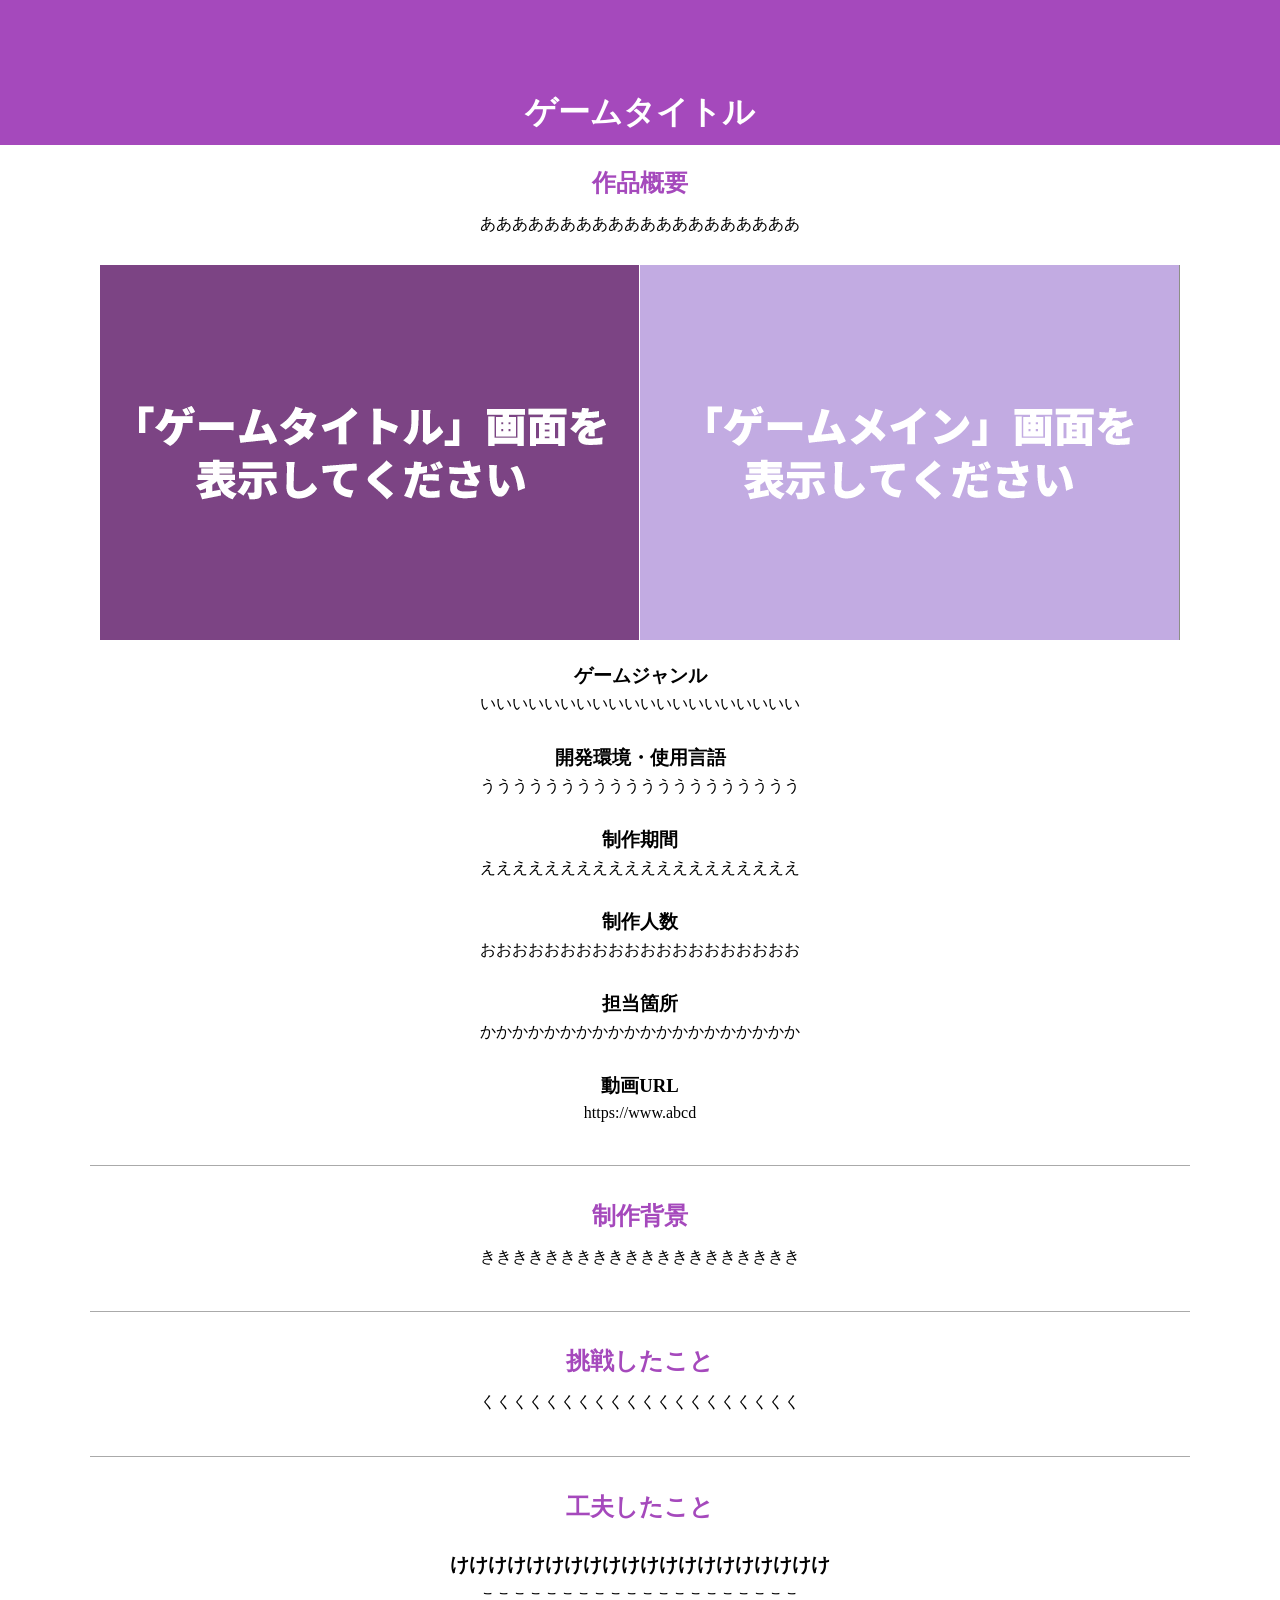
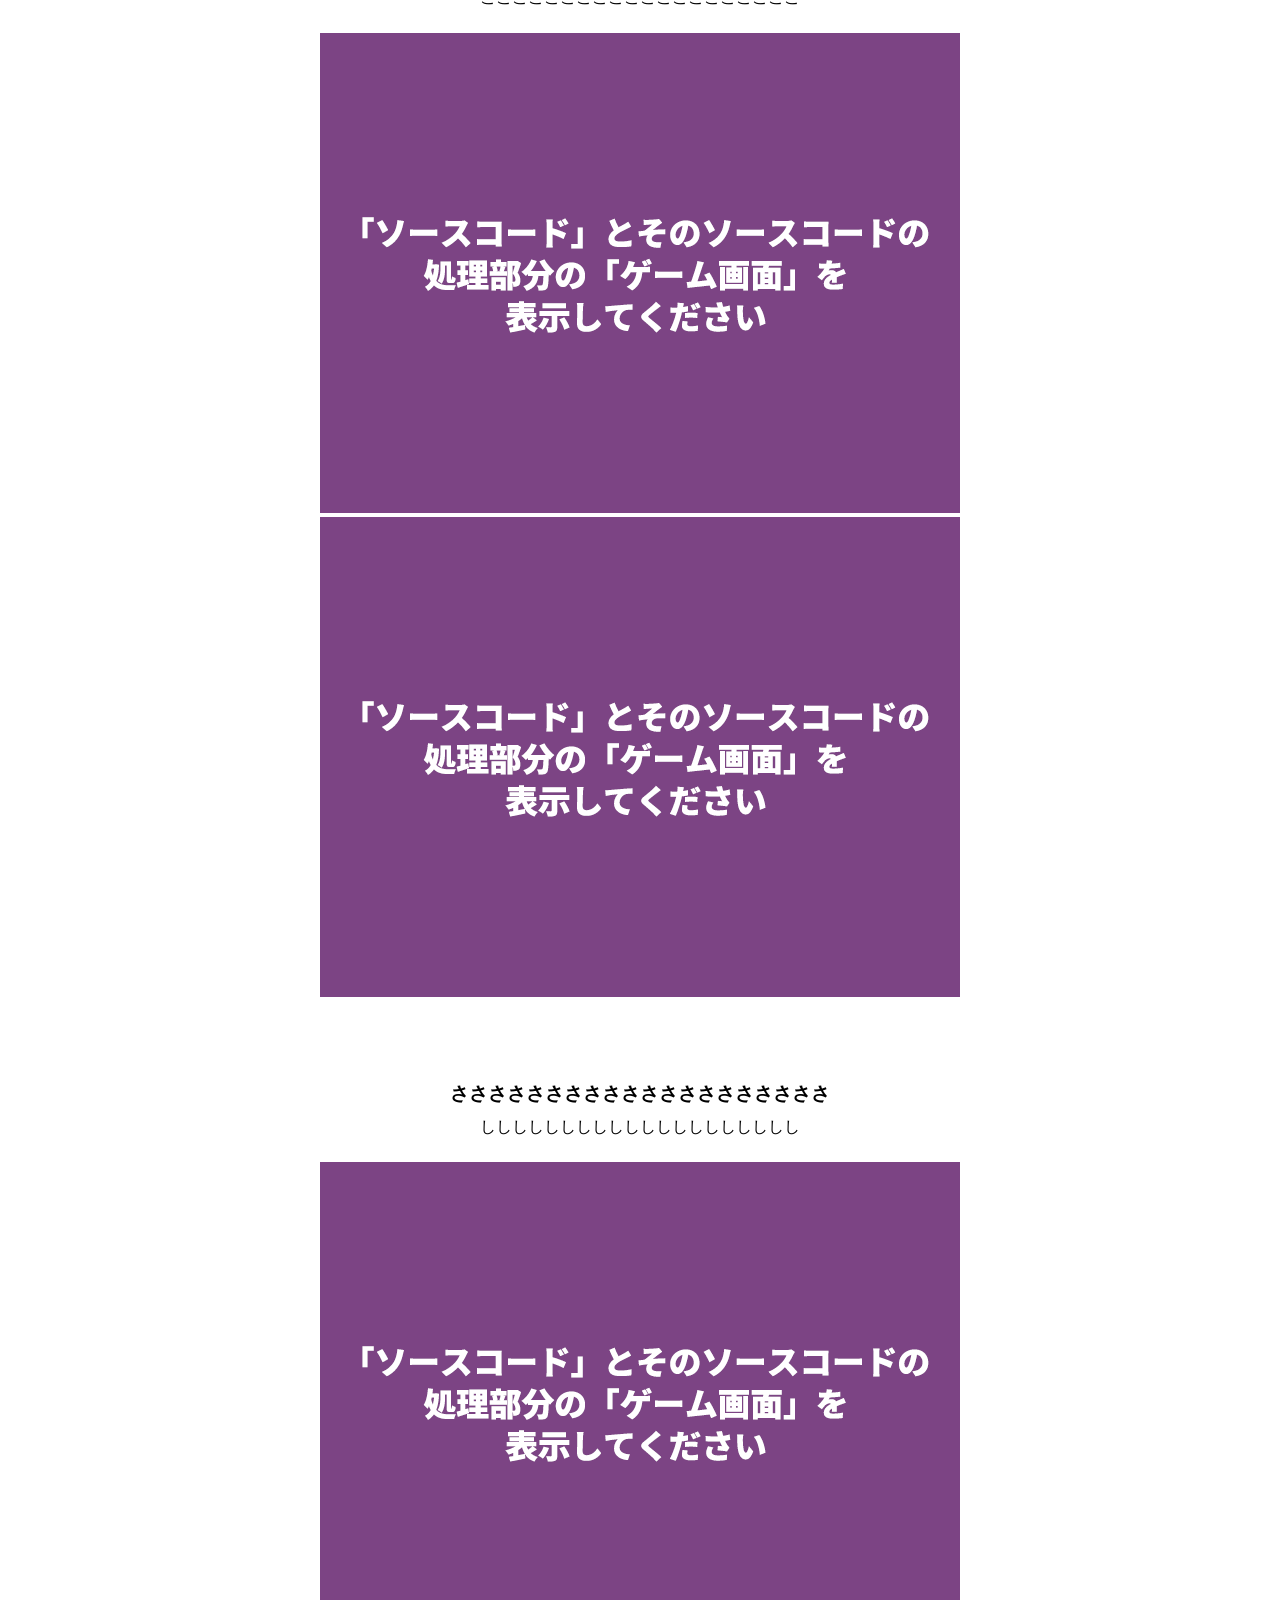
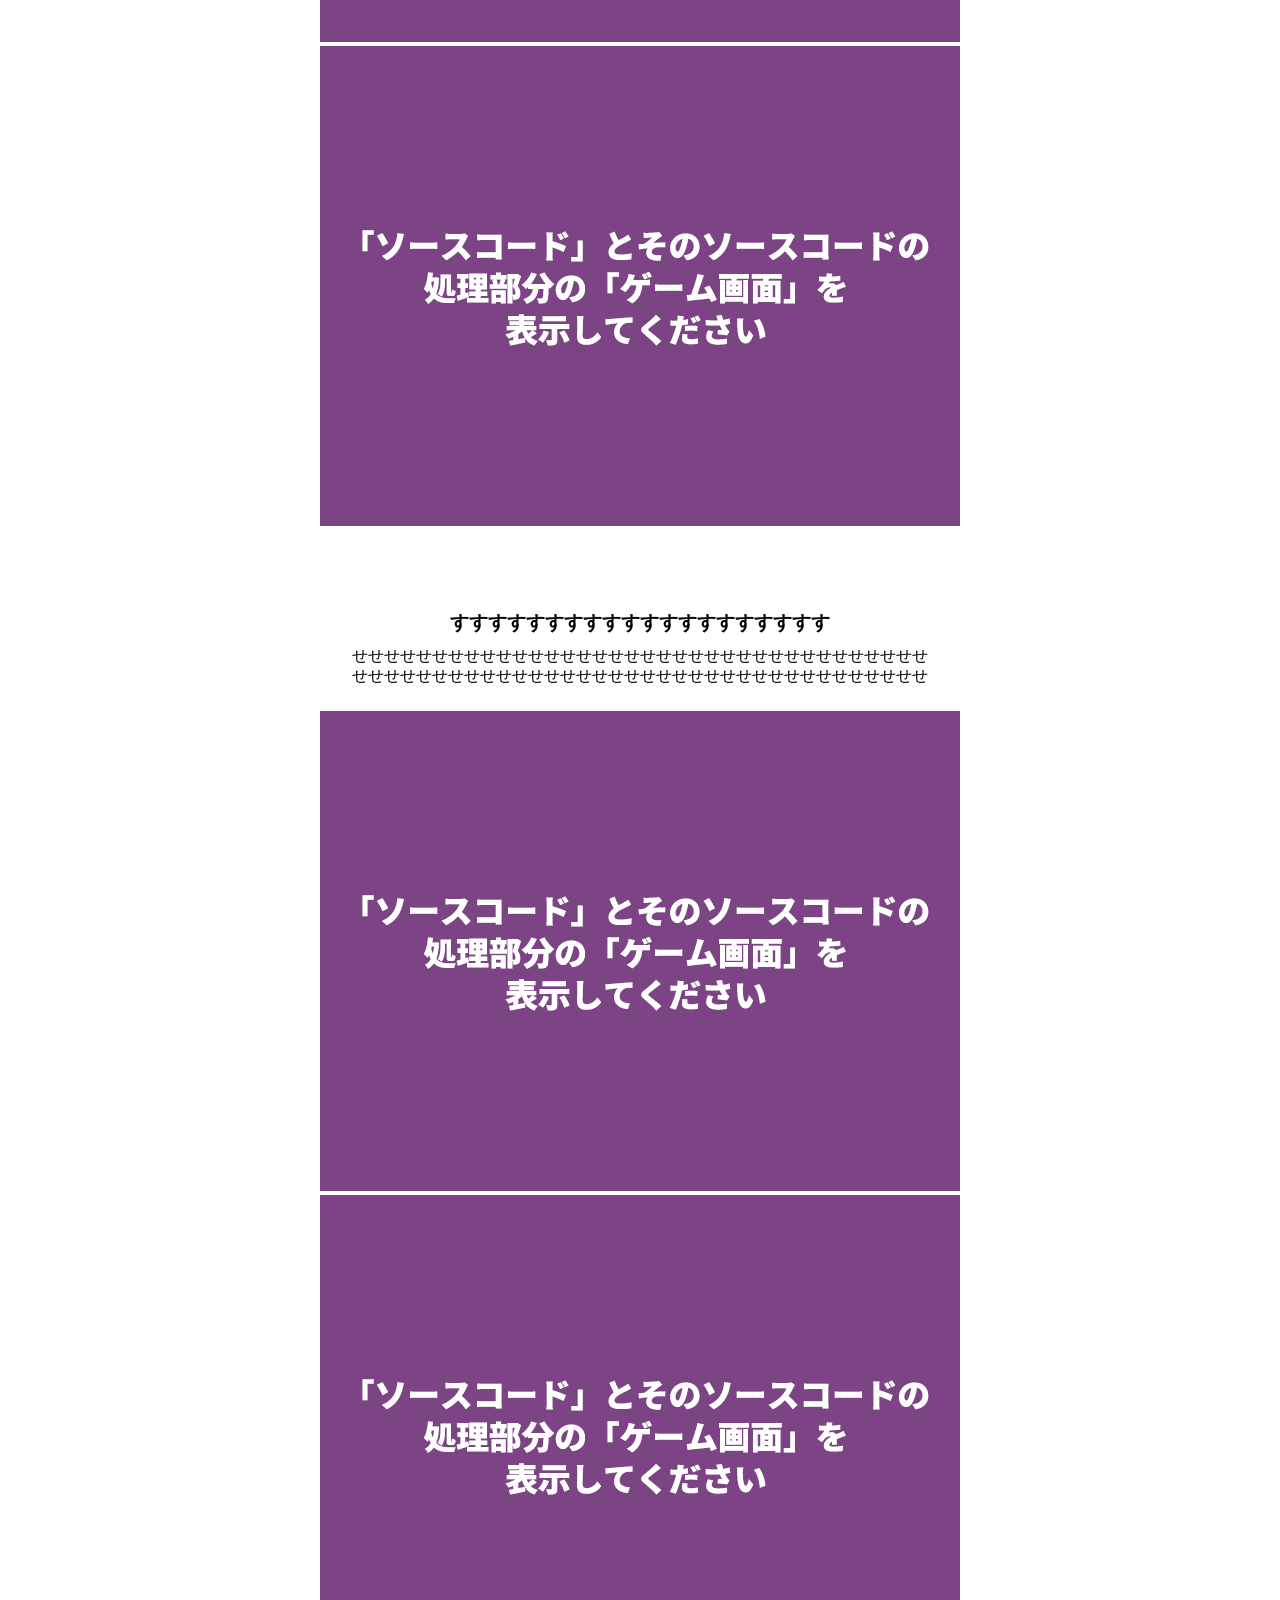
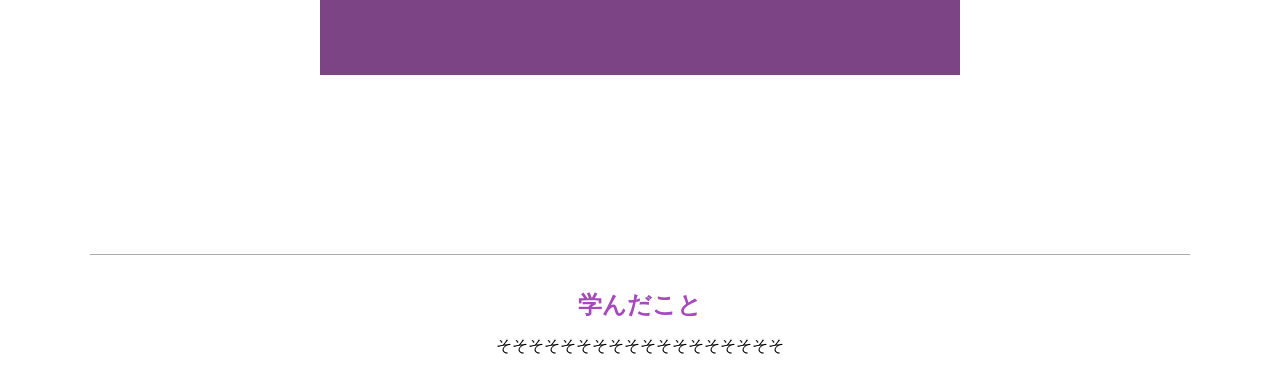
<file: MaeshiroMaiko_portfolio/site/work2_1_sample.html>
<!--　HTML5の基本的な記述　-->
<!DOCTYPE html>
<html lang="〇"> <!--　〇に、適切な英字を入れてください　-->

<head>
	<meta charset="UTF-8">
	<title>
		ゲームタイトル
	</title>
	<link rel="stylesheet" href="../css/work2_1_sample.css"><!--　〇に、適切な英字を入れてください　-->
</head>

<body>	<!--　ここに各コンテンツの情報を入れていく　-->
	<div class="top">
		<h1>	<!--　作品名を入力してください　-->
			ゲームタイトル
		</h1>
	</div>

	<div Class="overview">
		<h2>
			作品概要
		</h2>
			
		<p>
			ああああああああああああああああああああ	<!--　以前Googleドキュメントで記載した内容を転記してください　-->
		</p>
		
		<img src="../images/work2_01/work2_01_01.png" alt="タイトル画面とゲームメイン画面">	<!--　タイトル画面とゲームメイン画面を「横並び」で表示してください　-->
	</div>

	<div class="detail">
		<h3>
			ゲームジャンル
		</h3>
		<p>
			いいいいいいいいいいいいいいいいいいいい	<!--　適切な内容を記載してください　-->
		</p>

		<h3>
			開発環境・使用言語
		</h3>
		<p>
			うううううううううううううううううううう	<!--　適切な内容を記載してください　-->
		</p>

		<h3>
			制作期間
		</h3>
		<p>
			ええええええええええええええええええええ	<!--　適切な内容を記載してください　-->
		</p>

		<h3>
			制作人数
		</h3>
		<p>
			おおおおおおおおおおおおおおおおおおおお	<!--　適切な内容を記載してください　-->
		</p>

		<h3>
			担当箇所
		</h3>
		<p>
			かかかかかかかかかかかかかかかかかかかか	<!--　適切な内容を記載してください　-->
		</p>

		<h3>
			動画URL		<!--　動画がないなら、この項目は記載しないでください　-->
		</h3>
		<p>
			https://www.abcd	<!--　ここにURLを記載してください（URLがなければ、この項目自体を消してください）　-->
		</p>
	</div>

	<hr>	<!--　「水平線」を引くための適切なタグを設定してください　-->

	<div class="reason">
		<h2>
			制作背景
		</h2>
				
		<p>
			きききききききききききききききききききき	<!--　以前Googleドキュメントで記載した内容を転記してください　-->
		</p>
	</div>

	<hr>	<!--　「水平線」を引くための適切なタグを設定してください　-->

	<div class="try">
		<h2>
			挑戦したこと
		</h2>
				
		<p>
			くくくくくくくくくくくくくくくくくくくく	<!--　以前Googleドキュメントで記載した内容を転記してください　-->
		</p>
	</div>

	<hr>	<!--　「水平線」を引くための適切なタグを設定してください　-->

	<div class="ingenuity">
		<h2>
			工夫したこと
		</h2>
		
		<h3>
			けけけけけけけけけけけけけけけけけけけけ	<!--　以前Googleドキュメントで記載した内容を転記してください　-->
		</h3>
		
		<p>
			ここここここここここここここここここここ	<!--　以前Googleドキュメントで記載した内容を転記してください　-->
		</p>

		<div class="img-margin">
			<img src="../images/work2_01/work2_01_02.png" alt="ソースコード">	<!--　ソースコードとその処理を表示したゲーム画面の画像を「縦」もしくは「横」に並べて表示してください　-->
			<img src="../images/work2_01/work2_01_02.png" alt="ソースコード">	<!--　ソースコードとその処理を表示したゲーム画面の画像を「縦」もしくは「横」に並べて表示してください　-->
		</div>

		<!--　「工夫したこと」が2つ以上ある学生は、ここから下も記載してください　-->
		<!--　「工夫したこと」が2つ以上ない学生は、ここから下のタグは削除してください（</body>と</html>は残します！）　-->
		<h3>
			ささささささささささささささささささささ	<!--　以前Googleドキュメントで記載した内容を転記してください　-->
		</h3>
		
		<p>
			しししししししししししししししししししし	<!--　以前Googleドキュメントで記載した内容を転記してください　-->
		</p>

		<div class="img-margin">
			<img src="../images/work2_01/work2_01_02.png" alt="ソースコード">	<!--　ソースコードとその処理を表示したゲーム画面の画像を「縦」もしくは「横」に並べて表示してください　-->
			<img src="../images/work2_01/work2_01_02.png" alt="ソースコード">	<!--　ソースコードとその処理を表示したゲーム画面の画像を「縦」もしくは「横」に並べて表示してください　-->
		</div>		

		<h3>
			すすすすすすすすすすすすすすすすすすすす	<!--　以前Googleドキュメントで記載した内容を転記してください　-->
		</h3>
		
		<p>
			せせせせせせせせせせせせせせせせせせせせせせせせせせせせせせせせせせせせ<br>
			せせせせせせせせせせせせせせせせせせせせせせせせせせせせせせせせせせせせ	<!--　以前Googleドキュメントで記載した内容を転記してください　-->
		</p>

		<div class="img-margin">
			<img src="../images/work2_01/work2_01_02.png" alt="ソースコード">	<!--　ソースコードとその処理を表示したゲーム画面の画像を「縦」もしくは「横」に並べて表示してください　-->
			<img src="../images/work2_01/work2_01_02.png" alt="ソースコード">	<!--　ソースコードとその処理を表示したゲーム画面の画像を「縦」もしくは「横」に並べて表示してください　-->
		</div>

	</div>
	
	<hr>	<!--　「水平線」を引くための適切なタグを設定してください　-->

	<div class="learn">
		<h2>
			学んだこと
		</h2>
				
		<p>
			そそそそそそそそそそそそそそそそそそ	<!--　以前Googleドキュメントで記載した内容を転記してください　-->
		</p>
	</div>

</body>
</html>
</file>
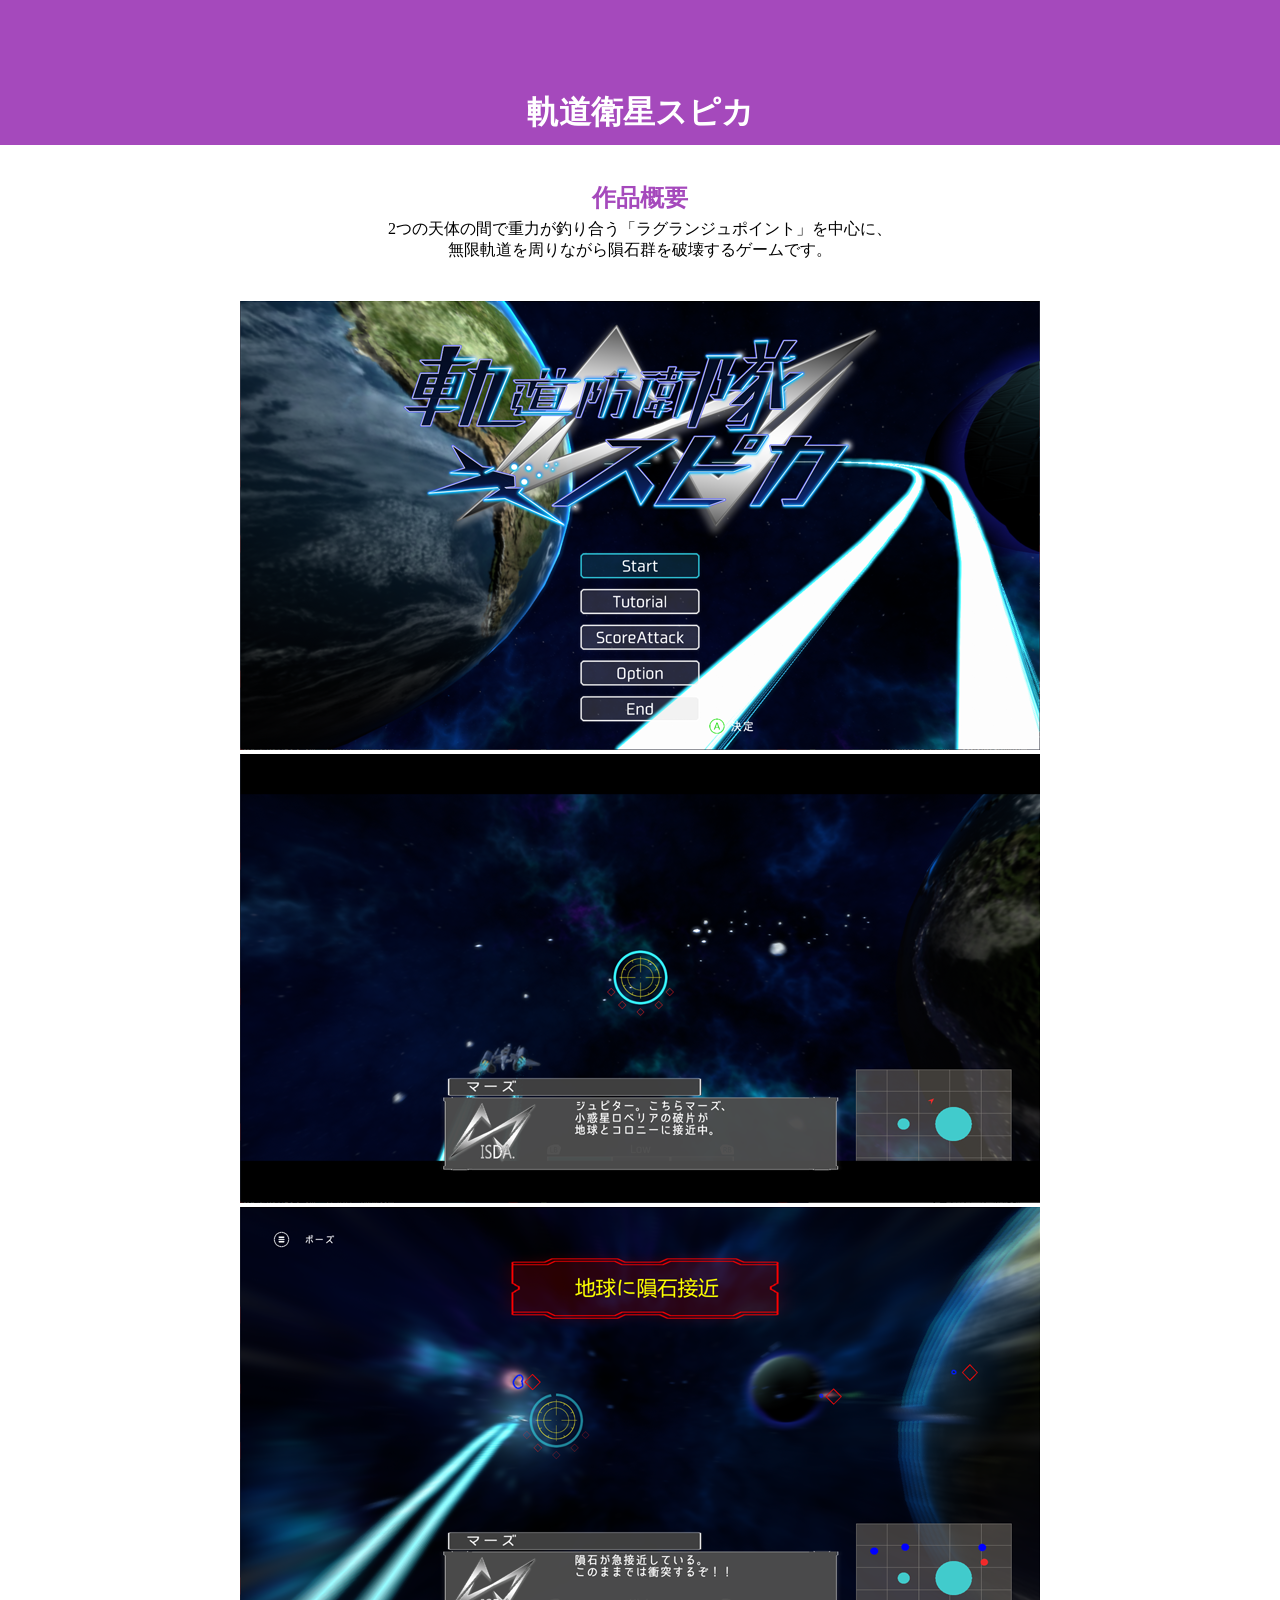
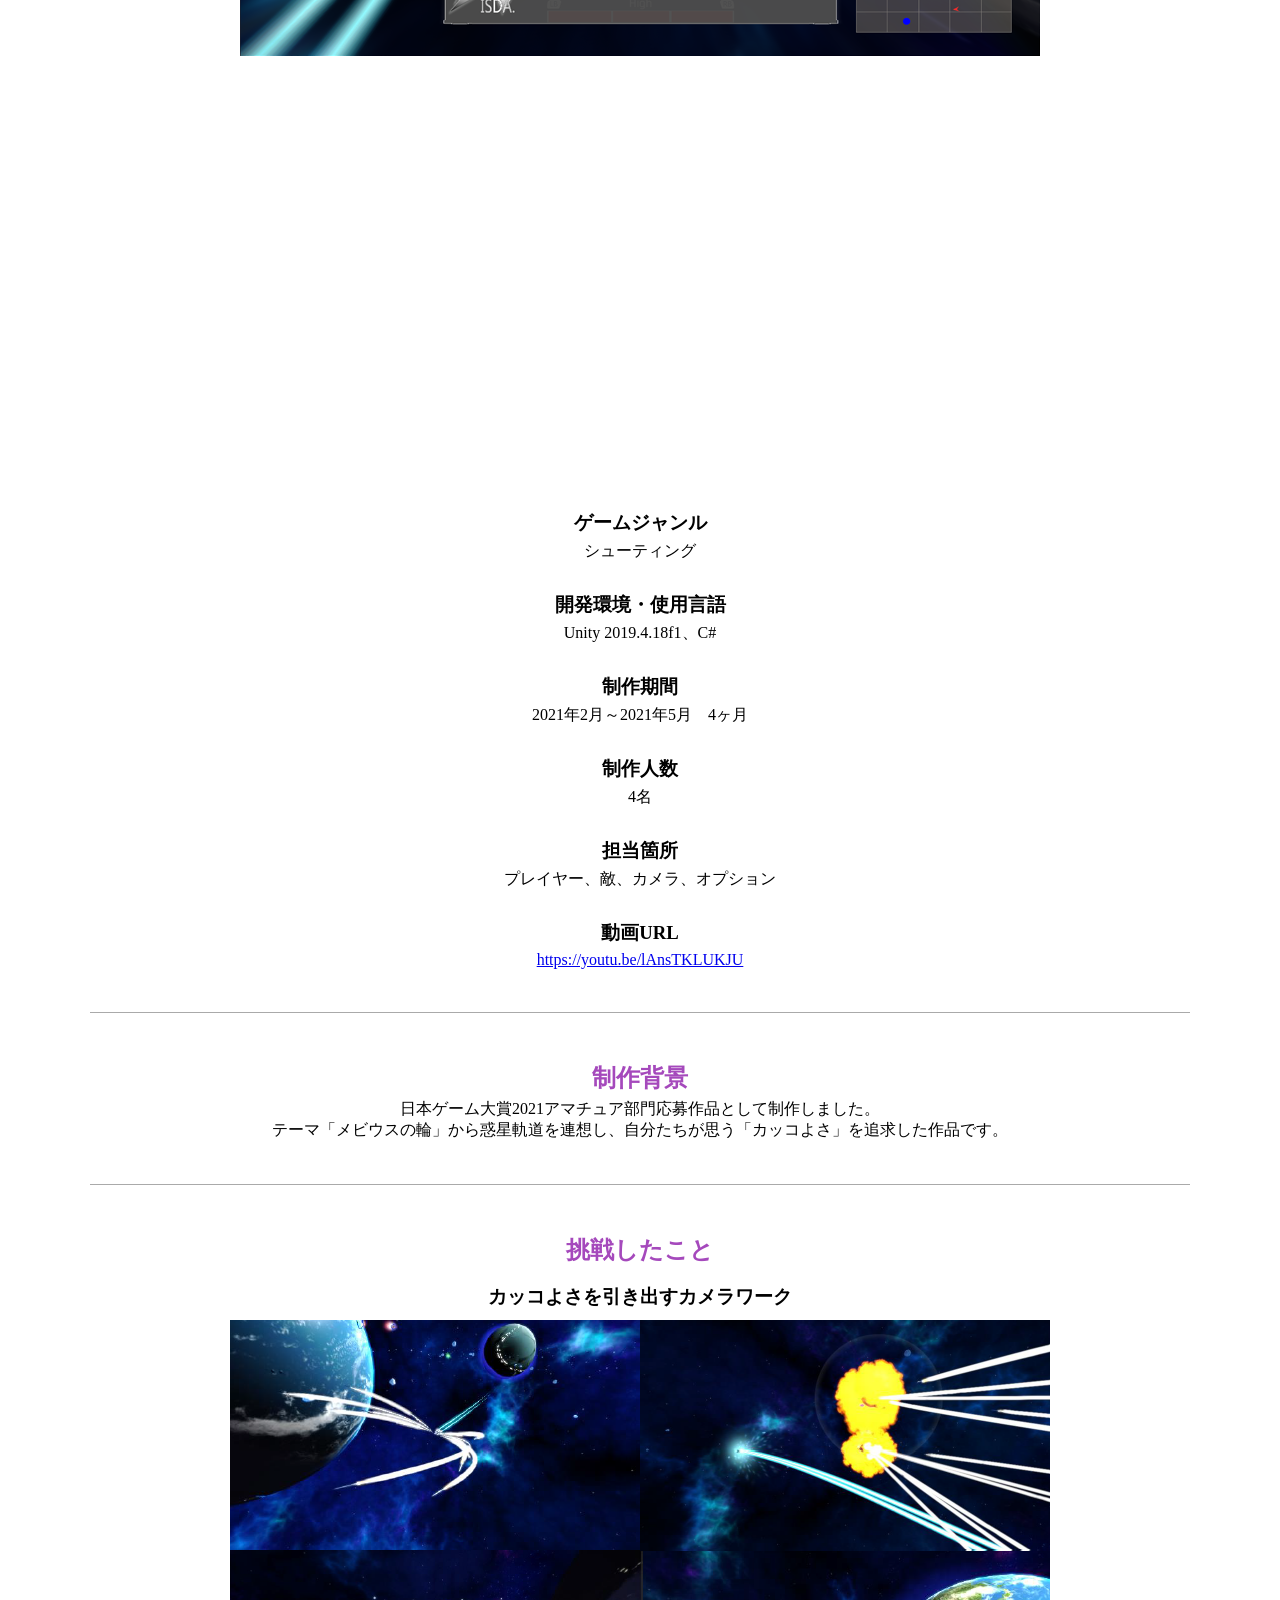
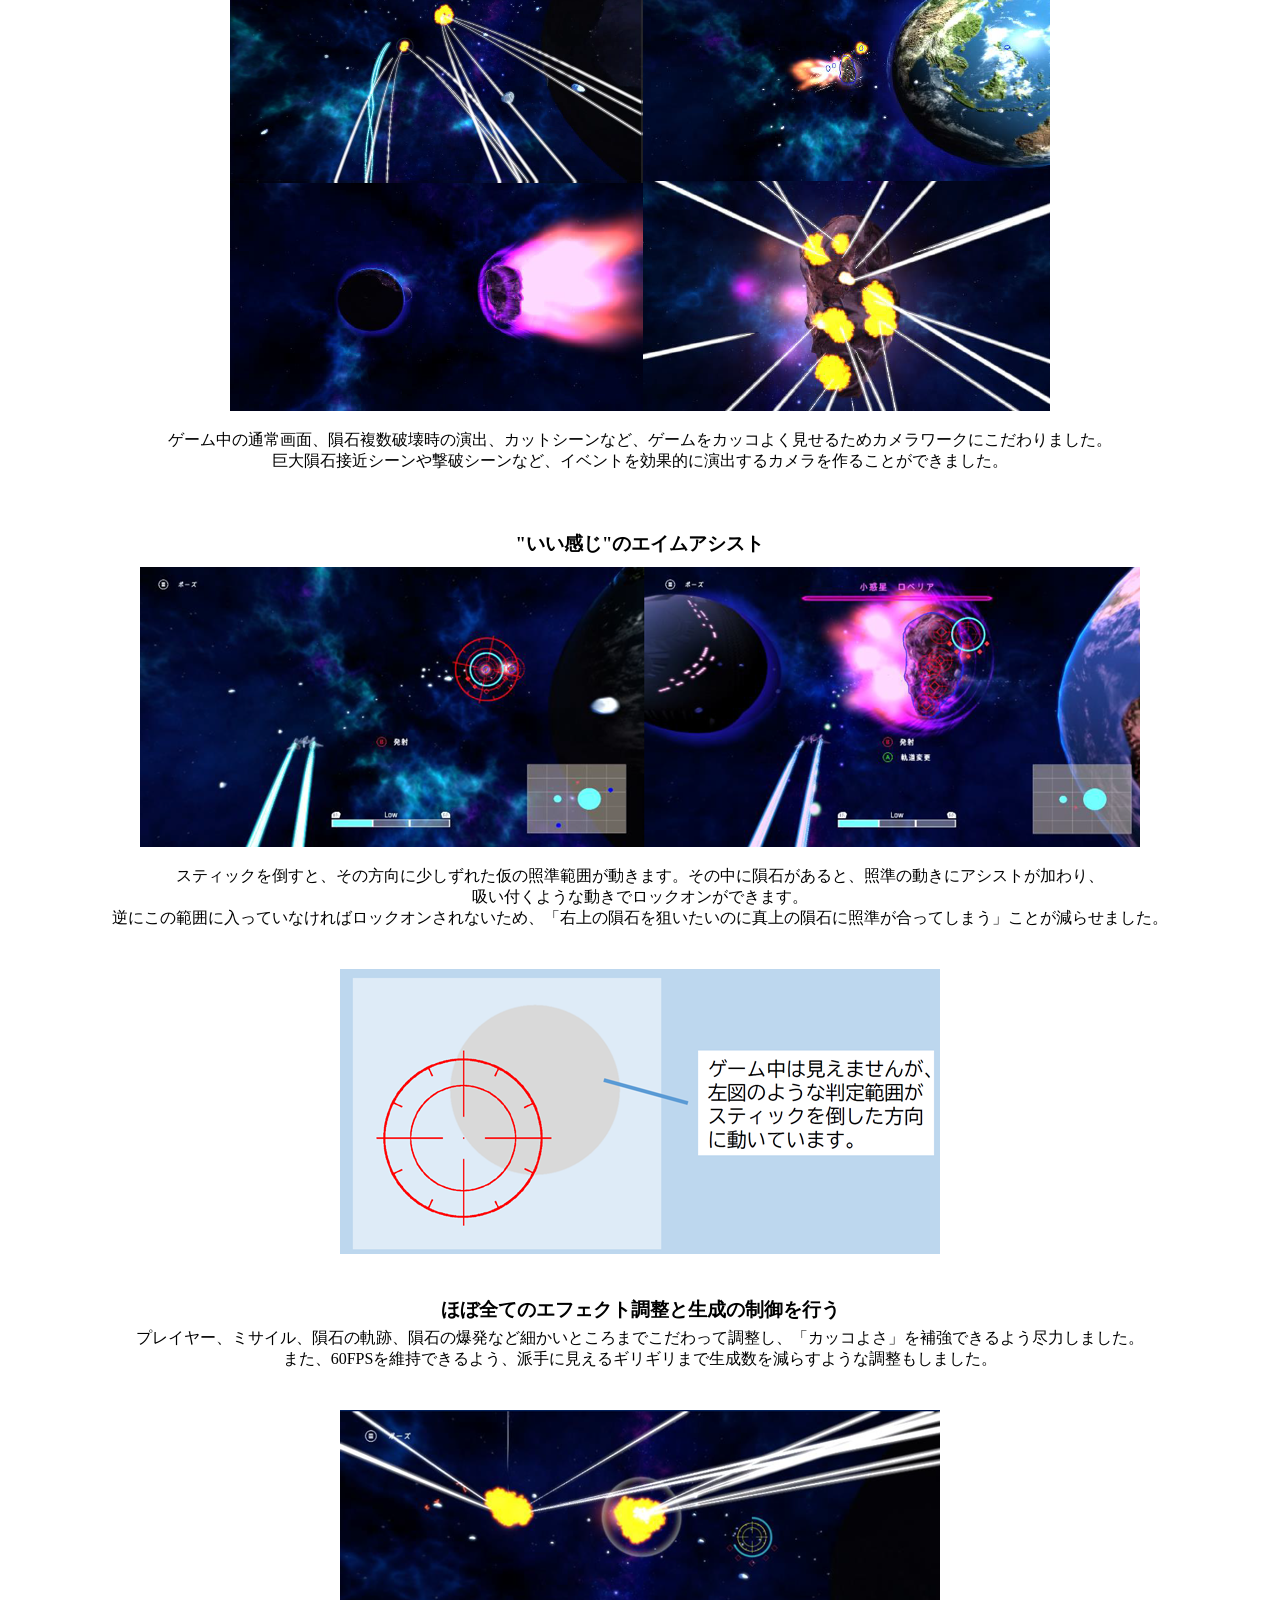
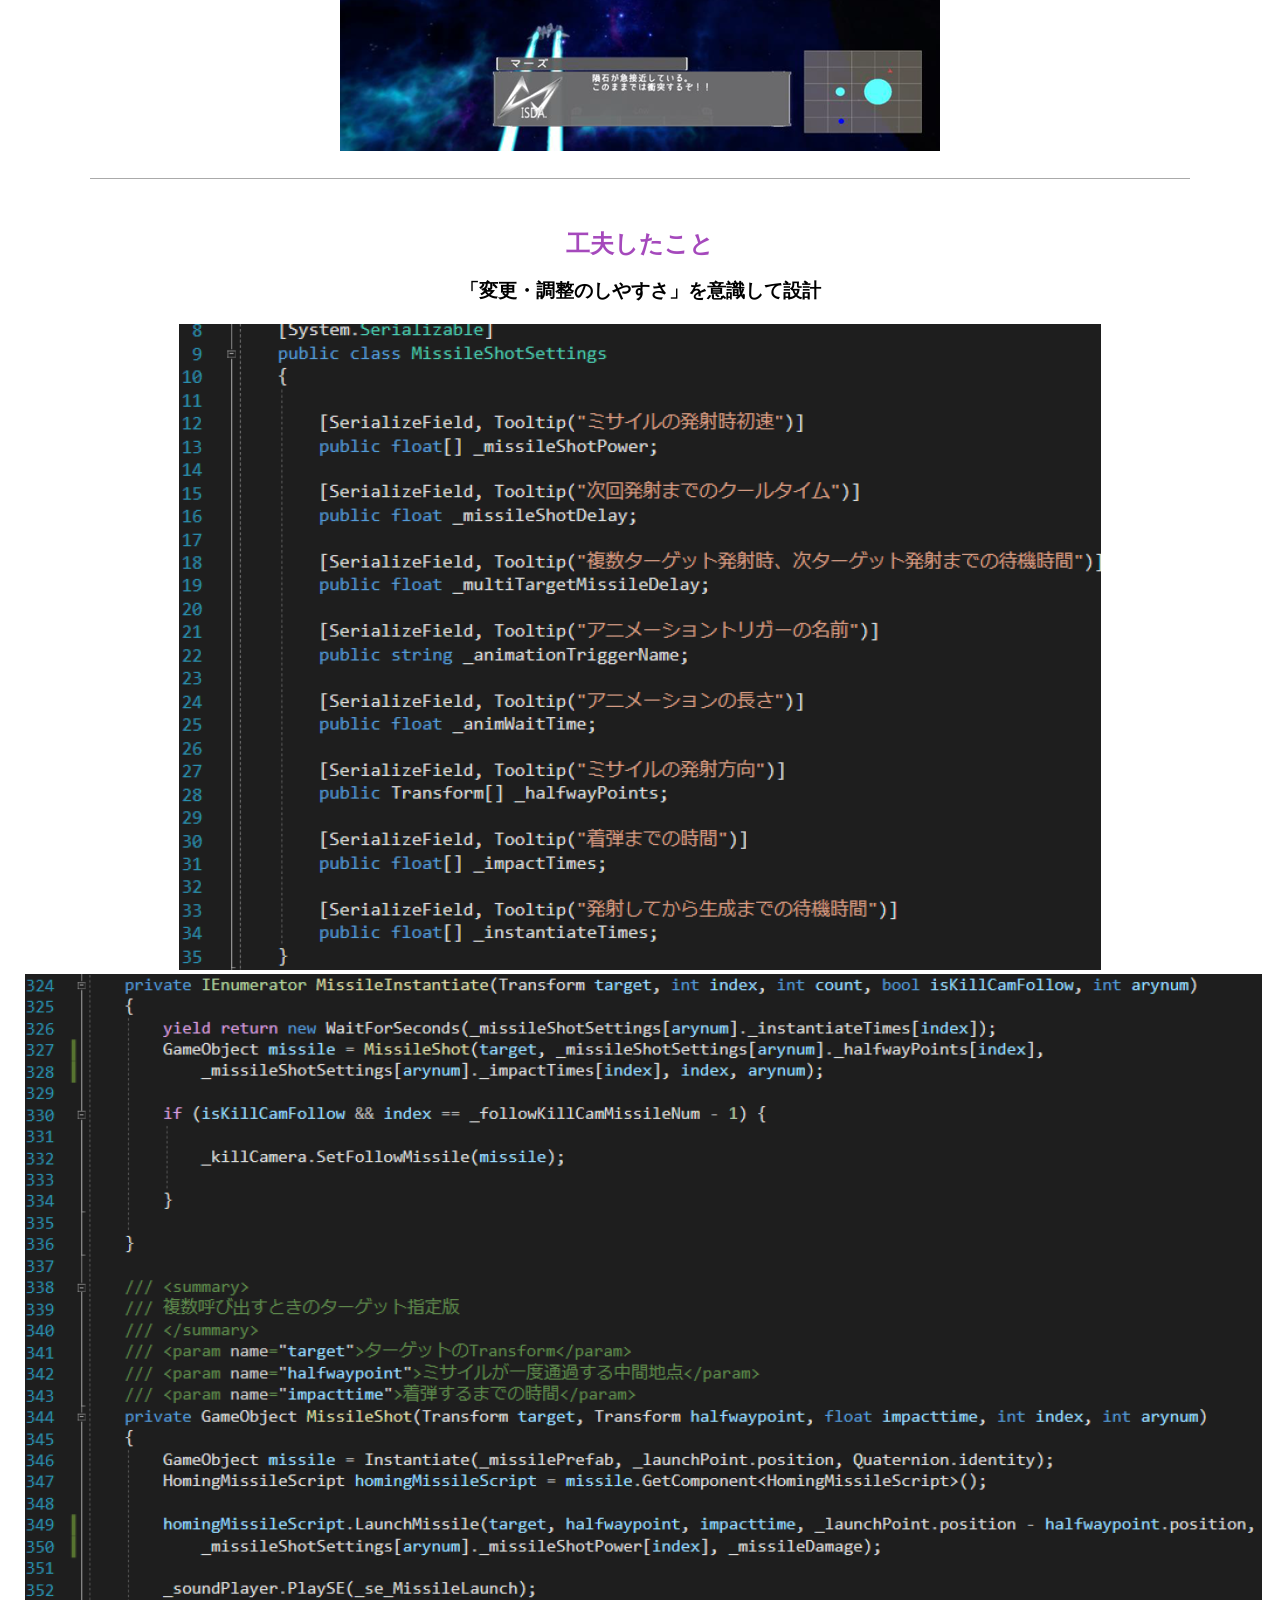
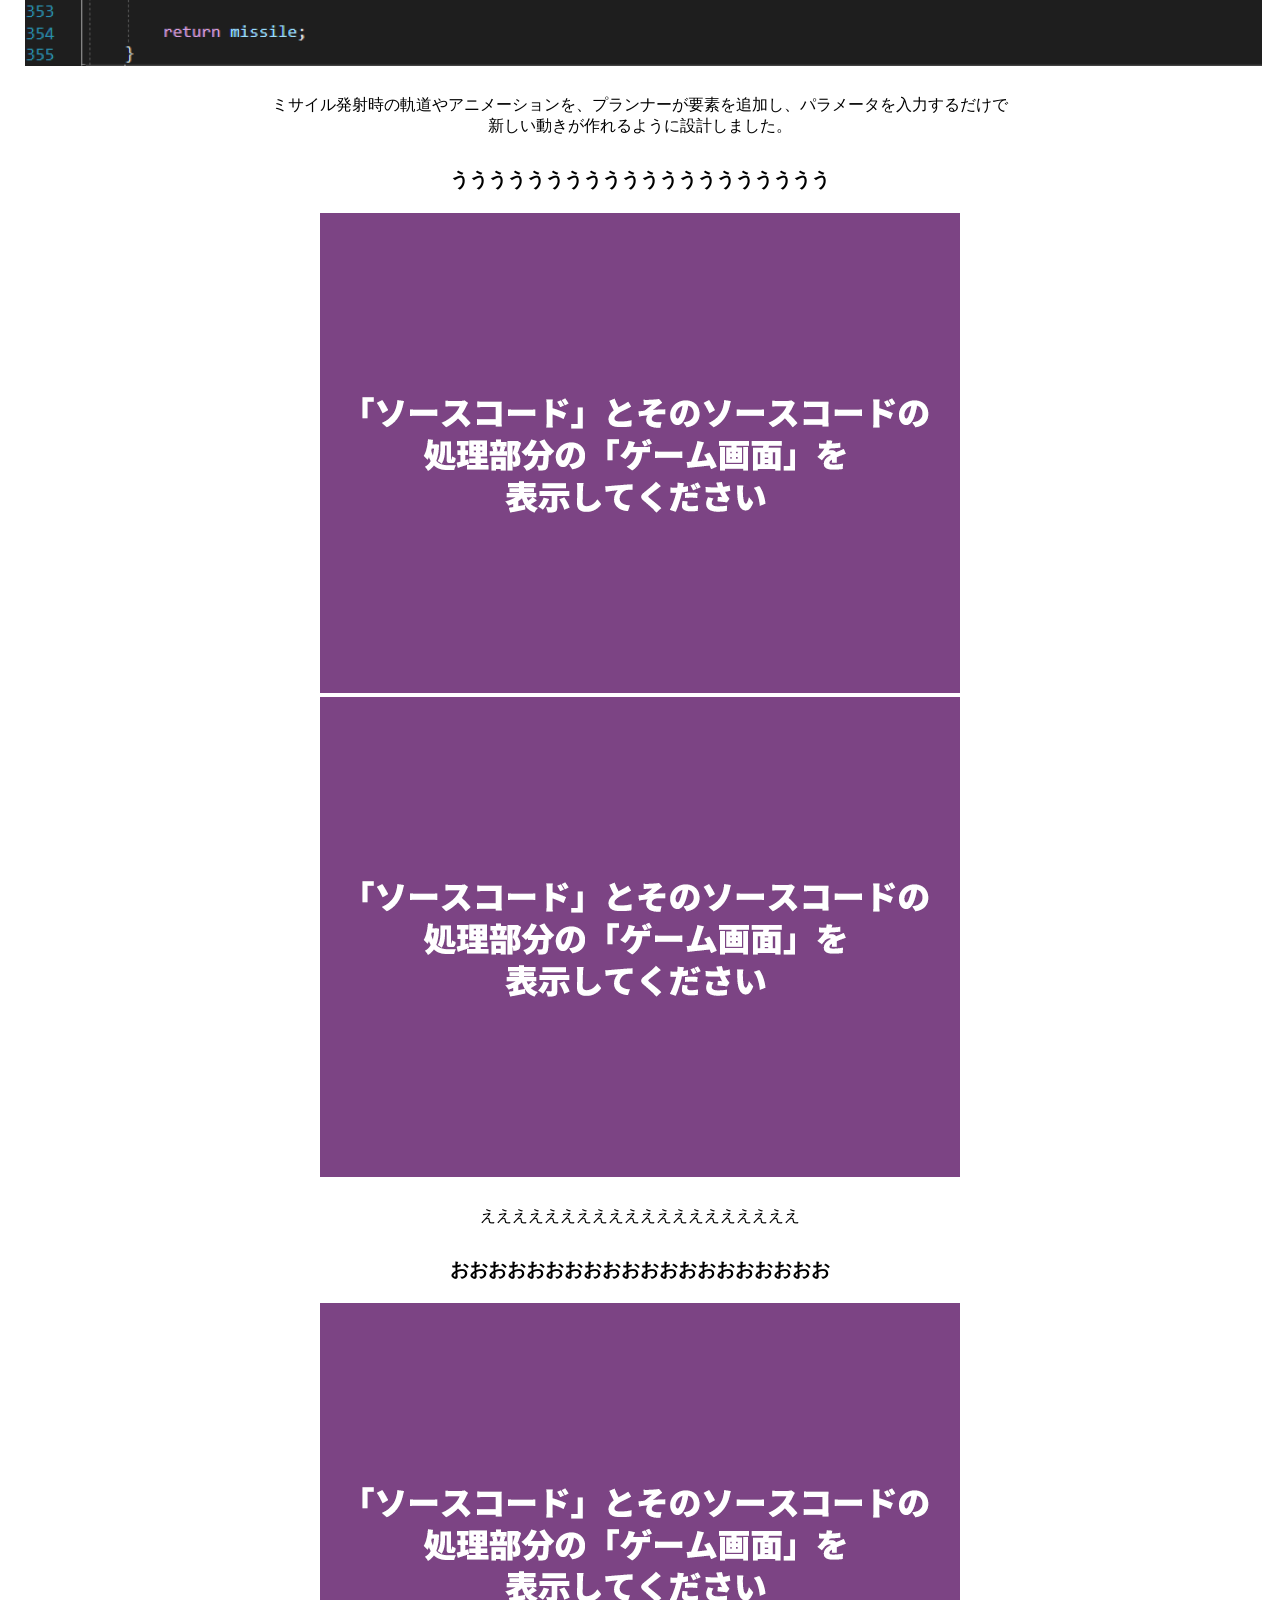
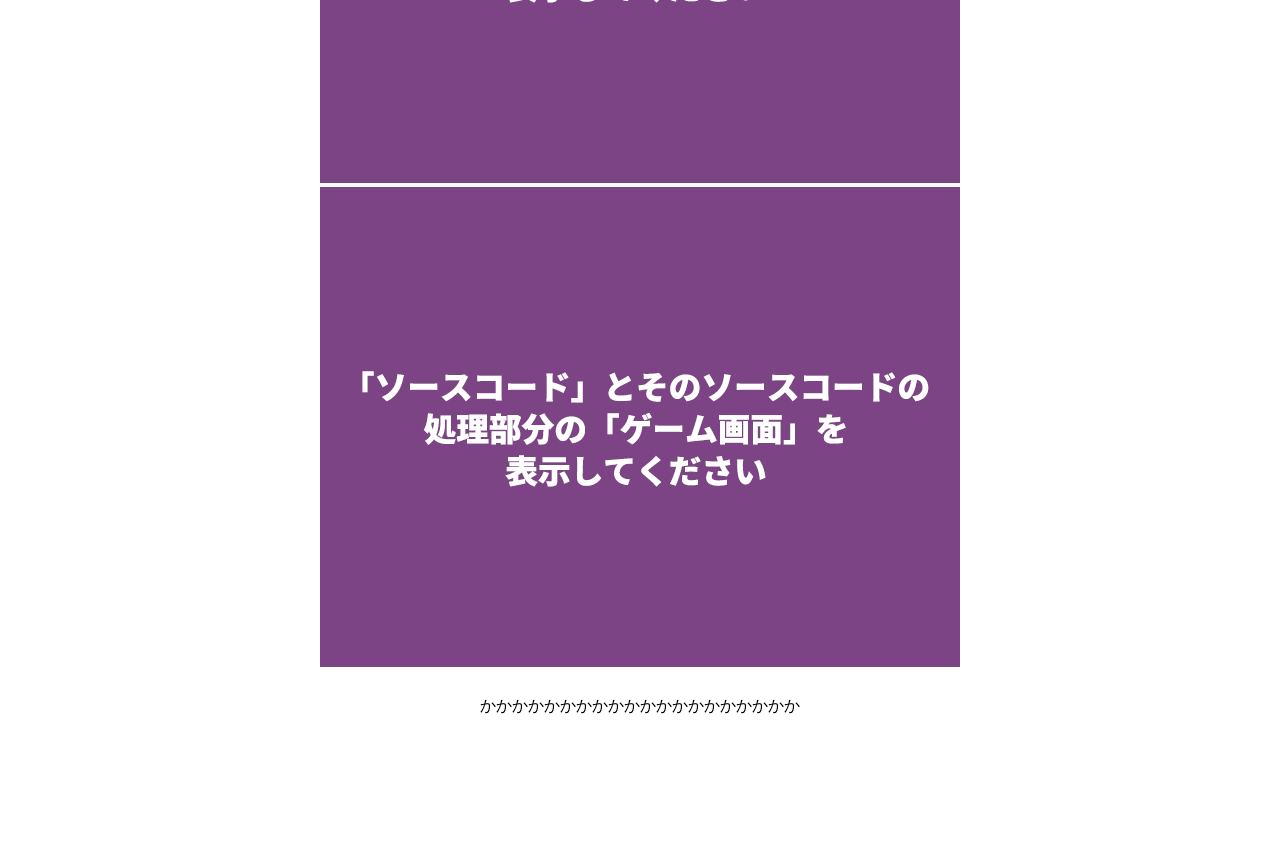
<file: MaeshiroMaiko_portfolio/site/work4_1_sample.html>
<!DOCTYPE html>
<html lang="ja">

<head>
	<meta charset="UTF-8">
	<title>
		軌道衛星スピカ
	</title>
	<link rel="stylesheet" href="../css/work4_1_sample.css">
</head>

<body>
	<div class="top">
		<h1>
			軌道衛星スピカ
		</h1>
	</div>

	<div Class="overview">
		<h2>
			作品概要
		</h2>
			
		<p>
			2つの天体の間で重力が釣り合う「ラグランジュポイント」を中心に、<br>
			無限軌道を周りながら隕石群を破壊するゲームです。
		</p>

	</div>

	<article>
		<img src="../images/work4_01/title.png" alt="タイトル画面" class="">	
		<img src="../images/work4_01/main01.png" alt="ゲームメイン画面01" class="">	
		<img src="../images/work4_01/main02.png" alt="ゲームメイン画面02" class="">	
	</article>

	<div class="detail">
		<h3>
			ゲームジャンル
		</h3>
		<p>
			シューティング
		</p>

		<h3>
			開発環境・使用言語
		</h3>
		<p>
			Unity 2019.4.18f1、C#
		</p>

		<h3>
			制作期間
		</h3>
		<p>
			2021年2月～2021年5月　4ヶ月
		</p>

		<h3>
			制作人数
		</h3>
		<p>
			4名
		</p>

		<h3>
			担当箇所
		</h3>
		<p>
			プレイヤー、敵、カメラ、オプション
		</p>

		<h3>
			動画URL
		</h3>
		<p>
			<a href="https://youtu.be/lAnsTKLUKJU">https://youtu.be/lAnsTKLUKJU</a>
		</p>
	</div>

	<hr>

	<div class="reason">
		<h2>
			制作背景
		</h2>
				
		<p>
			日本ゲーム大賞2021アマチュア部門応募作品として制作しました。<br>
			テーマ「メビウスの輪」から惑星軌道を連想し、自分たちが思う「カッコよさ」を追求した作品です。
		</p>
	</div>

	<hr>

	<div class="try">
		<h2>
			挑戦したこと
		</h2>
				
		<h3>
			カッコよさを引き出すカメラワーク
		</h3>

		<article>
			<img src="../images/work4_01/try01.png" alt="カメラワーク">	
		</article>
	
		<p>
			ゲーム中の通常画面、隕石複数破壊時の演出、カットシーンなど、ゲームをカッコよく見せるためカメラワークにこだわりました。<br>
			巨大隕石接近シーンや撃破シーンなど、イベントを効果的に演出するカメラを作ることができました。
		</p>
	</div>

	<div class="try">
		<h3>
			"いい感じ"のエイムアシスト
		</h3>

		<article>
			<img src="../images/work4_01/try02.png" alt="エイムアシスト">	
		</article>

		<p>
			スティックを倒すと、その方向に少しずれた仮の照準範囲が動きます。その中に隕石があると、照準の動きにアシストが加わり、<br>
			吸い付くような動きでロックオンができます。<br>
			逆にこの範囲に入っていなければロックオンされないため、「右上の隕石を狙いたいのに真上の隕石に照準が合ってしまう」ことが減らせました。
		</p>

		<article>
			<img src="../images/work4_01/try03.png" alt="エイムアシスト">	
		</article>

	</div>

	<div class="try">
		<h3>
			ほぼ全てのエフェクト調整と生成の制御を行う
		</h3>

		<p>
			プレイヤー、ミサイル、隕石の軌跡、隕石の爆発など細かいところまでこだわって調整し、「カッコよさ」を補強できるよう尽力しました。<br>
			また、60FPSを維持できるよう、派手に見えるギリギリまで生成数を減らすような調整もしました。
		</p>

		<article>
			<img src="../images/work4_01/try04.png" alt="エフェクト調整と生成制御">	
		</article>
	</div>
	
	<hr>

	<div class="ingenuity">
		<h2>
			工夫したこと
		</h2>
		
		<h3>
			「変更・調整のしやすさ」を意識して設計
		</h3>
		
		<div class="img-margin">
			<img src="../images/work4_01/ingenuity04.png" alt="ソースコード">	<!--　ソースコードとその処理を表示したゲーム画面の画像を「縦」もしくは「横」に並べて表示してください　-->
			<img src="../images/work4_01/ingenuity05.png" alt="ソースコード">	<!--　ソースコードとその処理を表示したゲーム画面の画像を「縦」もしくは「横」に並べて表示してください　-->
		</div>

		<p>
			ミサイル発射時の軌道やアニメーションを、プランナーが要素を追加し、パラメータを入力するだけで<br>
			新しい動きが作れるように設計しました。
		</p>

		<h3>
			うううううううううううううううううううう	<!--　以前Googleドキュメントで記載した内容を転記してください　-->
		</h3>
		
		<div class="img-margin">
			<img src="../images/work2_01/work2_01_02.png" alt="ソースコード">	<!--　ソースコードとその処理を表示したゲーム画面の画像を「縦」もしくは「横」に並べて表示してください　-->
			<img src="../images/work2_01/work2_01_02.png" alt="ソースコード">	<!--　ソースコードとその処理を表示したゲーム画面の画像を「縦」もしくは「横」に並べて表示してください　-->
		</div>		
		
		<p>
			ええええええええええええええええええええ	<!--　以前Googleドキュメントで記載した内容を転記してください　-->
		</p>

		<h3>
			おおおおおおおおおおおおおおおおおおおお	<!--　以前Googleドキュメントで記載した内容を転記してください　-->
		</h3>
		
		<div class="img-margin">
			<img src="../images/work2_01/work2_01_02.png" alt="ソースコード">	<!--　ソースコードとその処理を表示したゲーム画面の画像を「縦」もしくは「横」に並べて表示してください　-->
			<img src="../images/work2_01/work2_01_02.png" alt="ソースコード">	<!--　ソースコードとその処理を表示したゲーム画面の画像を「縦」もしくは「横」に並べて表示してください　-->
		</div>

		<p>
			かかかかかかかかかかかかかかかかかかかか	<!--　以前Googleドキュメントで記載した内容を転記してください　-->
		</p>
	</div>

</body>

</html>
</file>
<file: MaeshiroMaiko_portfolio/css/work2_1_sample.css>
@charset "UTF-8";

/*＜全体へ適用＞*/
body
    {
        margin: 0;					/*ブラウザの上下左右の余白を消す*/
        font-family: 'メイリオ';	/*サイト内のフォント種類を指定*/
    }

/*＜各見出しの設定＞*/
h1
    {
        padding-bottom: 10px;	/*下に余白を設ける*/
    }

h2
    {
        color:#a549bc;          /*文字色を変更*/
        margin-bottom: 0;	    /*border外側の下に余白を設ける*/
    }

h3 
    {
        margin-bottom: 0;        /*border外側の下に余白を設ける*/
    }

/*＜段落の設定＞*/
p
    {
        padding-top: 5px;       /*レイアウト調整のため、コンテンツの内側に余白を作る*/
        padding-bottom: 0px;
        margin-top: 10px;      	/*見出しと文章の余白を埋める*/
        margin-bottom: 30px;	/*次コンテンツとの余白を設ける*/
    }

/*＜水平線のデザイン＞*/
hr
    {
		width: 1100px;							/*線の幅を指定する*/
		height: 1px;							/*線の高さ指定するを*/
		border: none;							/*立体的な線にならないようにnoneを設定する*/
		border-top: 1px #aaaaaa solid;			/*上側だけ、設定した内容で線が引かれるように設定する*/
    }

/*----------------------------------------------------
ここからは各コンテンツのdivに設定するClassを管理しています
----------------------------------------------------*/

/*＜画像の上下左右に余白を設ける＞*/    
.img-margin
    {
        margin-bottom: 50px;        /*レイアウト調整のため、コンテンツの外側下に余白を作る*/
        padding: 20px;             /*レイアウト調整のため、コンテンツの内側に余白を作る*/
    }

/*＜ゲームタイトル表示部分＞*/
.top
    {
		color: #ffffff;	/*文字色変更*/
        text-align: center;	/*コンテンツを中央に寄せる*/
        padding-top: 70px;	/*ページ上のコンテンツ表示位置を、ヘッダー下になるように*/
		background-color: #a549bc;	/*背景色を指定*/
        width: 100%;	/*横幅を画面全体へ広げる*/
    }

/*＜画像コンテンツ＞*これは使っていないので教えなくてOK*/
article
{
    position:relative;      /*表示位置を適切なところにするために設定*/
    padding: 10px;
    text-align: center;
}

/*---------------------------------------------------------------------------------
「概要～挑戦したこと」までは、同じなのでうまく一つにまとめてもOK（そうする方が正しいはず…）
---------------------------------------------------------------------------------*/

/*＜概要＞*/
.overview
    {
        text-align: center;		/*コンテンツを中央に寄せる*/
    }

/*＜詳細＞*/
.detail
    {
        padding-bottom: 5px;    /*レイアウト調整のため、コンテンツの内側下にのみ余白を作る*/
        text-align: center;		/*コンテンツを中央に寄せる*/
    }

/*＜詳細classにのみに適用するタグ＞*/
.detail p
    {
        margin-top: 0px;        /*borderの外側上に余白を設けて、レイアウトを調整する*/
    }

/*＜制作背景＞*/
.reason
    {
        padding: 5px;           /*レイアウト調整のため、コンテンツの内側に余白を作る*/
        text-align: center;		/*コンテンツを中央に寄せる*/
    }

/*＜挑戦したこと＞*/
.try
    {
        padding: 5px;          /*レイアウト調整のため、コンテンツの内側に余白を作る*/
        text-align: center;		/*コンテンツを中央に寄せる*/
    }

/*＜学んだこと＞*/
.learn
    {
        padding: 5px;           /*レイアウト調整のため、コンテンツの内側に余白を作る*/
        text-align: center;		/*コンテンツを中央に寄せる*/
    }

/*＜工夫したこと＞*/
.ingenuity
    {
        padding: 5px;           /*レイアウト調整のため、コンテンツの内側に余白を作る*/
        text-align: center;		/*コンテンツを中央に寄せる*/
		margin-bottom: 100px;	/*コンテンツの下に余白を設ける*/
    }

/*＜工夫したことclassにのみに適用するタグ＞*/
.ingenuity h3
    {
        padding-top: 10px;        /*border外側の上に余白を設ける*/
        padding-bottom: 5px;        /*border外側の下に余白を設ける*/
    }

.ingenuity p
    {
        margin-top: 0px;        /*border外側の上に余白を設ける*/
        margin-bottom: 5px;     /*border外側の下に余白を設ける*/
        line-height: 20px;      /* 行間を指定する */
    }
</file>
<file: MaeshiroMaiko_portfolio/css/work4_1_sample.css>
@charset "UTF-8";

/*＜全体へ適用＞*/
body
    {
        margin: 0;					/*ブラウザの上下左右の余白を消す*/
        font-family: 'メイリオ';	/*サイト内のフォント種類を指定*/
    }

/*＜各見出しの設定＞*/
h1
    {
        padding-bottom: 10px;	/*下に余白を設ける*/
    }

h2
    {
        color:#a549bc;          /*文字色を変更*/
        padding-top: 15px;       /*上に余白を設ける*/
        margin-bottom: 0;	    /*border外側の下に余白を設ける*/
    }

h3 
    {
        margin-bottom: 0;        /*border外側の下に余白を設ける*/
    }

/*＜段落の設定＞*/
p
    {
        padding-top: 5px;       /*レイアウト調整のため、コンテンツの内側に余白を作る*/
        margin-top: 0;      	/*見出しと文章の余白を埋める*/
        margin-bottom: 30px;	/*次コンテンツとの余白を設ける*/
    }

/*＜水平線のデザイン＞*/
hr
    {
		width: 1100px;							/*線の幅を指定する*/
		height: 1px;							/*線の高さ指定するを*/
		border: none;							/*立体的な線にならないようにnoneを設定する*/
		border-top: 1px #aaaaaa solid;			/*上側だけ、設定した内容で線が引かれるように設定する*/
    }

/*----------------------------------------------------
ここからは各コンテンツのdivに設定するClassを管理しています
----------------------------------------------------*/

/*＜画像の上下左右に余白を設ける＞*/    
.img-margin
    {
        padding: 20px;      /*レイアウト調整のため、コンテンツの内側に余白を作る*/
    }

/*＜ゲームタイトル表示部分＞*/
.top
    {
		color: #ffffff;	/*文字色変更*/
        text-align: center;	/*コンテンツを中央に寄せる*/
        padding-top: 70px;	/*ページ上のコンテンツ表示位置を、ヘッダー下になるように*/
		background-color: #a549bc;	/*背景色を指定*/
        width: 100%;	/*横幅を画面全体へ広げる*/
    }

/*＜画像コンテンツ＞*/
article
{
    position:relative;      /*表示位置を適切なところにするために設定*/
    margin-bottom:0;
    padding: 10px;
    text-align: center;
}

/*---------------------------------------------------------------------------------
「概要～挑戦したこと」までは、同じなのでうまく一つにまとめてもOK（そうする方が正しいはず…）
---------------------------------------------------------------------------------*/

/*＜1つの箱で画像を重ねて配置する＞*/

.img-animation
    {
        position:absolute;      /*画像を重ねるために設定*/
		top: 220px;
		left: 0px;
		right: 0px;
		bottom: 0px;
		margin: auto;
    }

/*＜概要＞*/
.overview
    {
        text-align: center;		/*コンテンツを中央に寄せる*/
    }

/*＜詳細＞*/
.detail
    {
		margin-top: 440px;		/*画像を重ねて表示しているため、コンテンツの表示位置を下にする*/
        padding-bottom: 5px;    /*レイアウト調整のため、コンテンツの内側下にのみ余白を作る*/
        text-align: center;		/*コンテンツを中央に寄せる*/
    }

/*＜制作背景＞*/
.reason
    {
        padding: 5px;           /*レイアウト調整のため、コンテンツの内側に余白を作る*/
        text-align: center;		/*コンテンツを中央に寄せる*/
    }

/*＜挑戦したこと＞*/
.try
    {
        padding: 5px;          /*レイアウト調整のため、コンテンツの内側に余白を作る*/
        text-align: center;		/*コンテンツを中央に寄せる*/
    }

/*＜学んだこと＞*/
.learn
    {
        padding: 5px;           /*レイアウト調整のため、コンテンツの内側に余白を作る*/
        text-align: center;		/*コンテンツを中央に寄せる*/
    }

/*＜工夫したこと＞*/
.ingenuity
    {
        padding: 5px;           /*レイアウト調整のため、コンテンツの内側に余白を作る*/
        text-align: center;		/*コンテンツを中央に寄せる*/
		margin-bottom: 100px;	/*コンテンツの下に余白を設ける*/
    }

/*＜画像に対する補足文＞*/
p.explanation
    {
        font-size: 10px;        /*画像下に載せる文章を小さくする*/
    }


/*＜アニメーション実験＞Gemini提案版*/

/* スライドショーのコンテナ */
.slideshow-container {
    width: 100%; /* 幅を調整 */
    height: auto;
    position: relative;
    overflow: hidden; /* コンテナからはみ出る画像を隠す */
  }
  
  /* 画像共通のスタイル */
  .slideshow-image {
    width: 100%;
    height: 100%;
    position: absolute; /* すべての画像を同じ位置に重ねる */
    top: 0;
    left: 0;
    opacity: 0; /* 最初はすべての画像を非表示にする */
    animation: fade-in-out 15s infinite; /* アニメーションの設定 */
  }
  
  /* 各画像にアニメーションの遅延を設定 */
  .slideshow-image:nth-child(1) {
    animation-delay: 0s; /* 1枚目の画像 */
  }
  
  .slideshow-image:nth-child(2) {
    animation-delay: 5s; /* 2枚目の画像は5秒遅れて開始 */
  }
  
  .slideshow-image:nth-child(3) {
    animation-delay: 10s; /* 3枚目の画像は10秒遅れて開始 */
  }
  
  /* アニメーションのキーフレーム */
  @keyframes fade-in-out {
    0% {
      opacity: 0;
    }
    25% {
      opacity: 1;
    }
    33.33% {
      opacity: 1;
    }
    50% {
      opacity: 0;
    }
    100% {
      opacity: 0;
    }
  }
</file>
